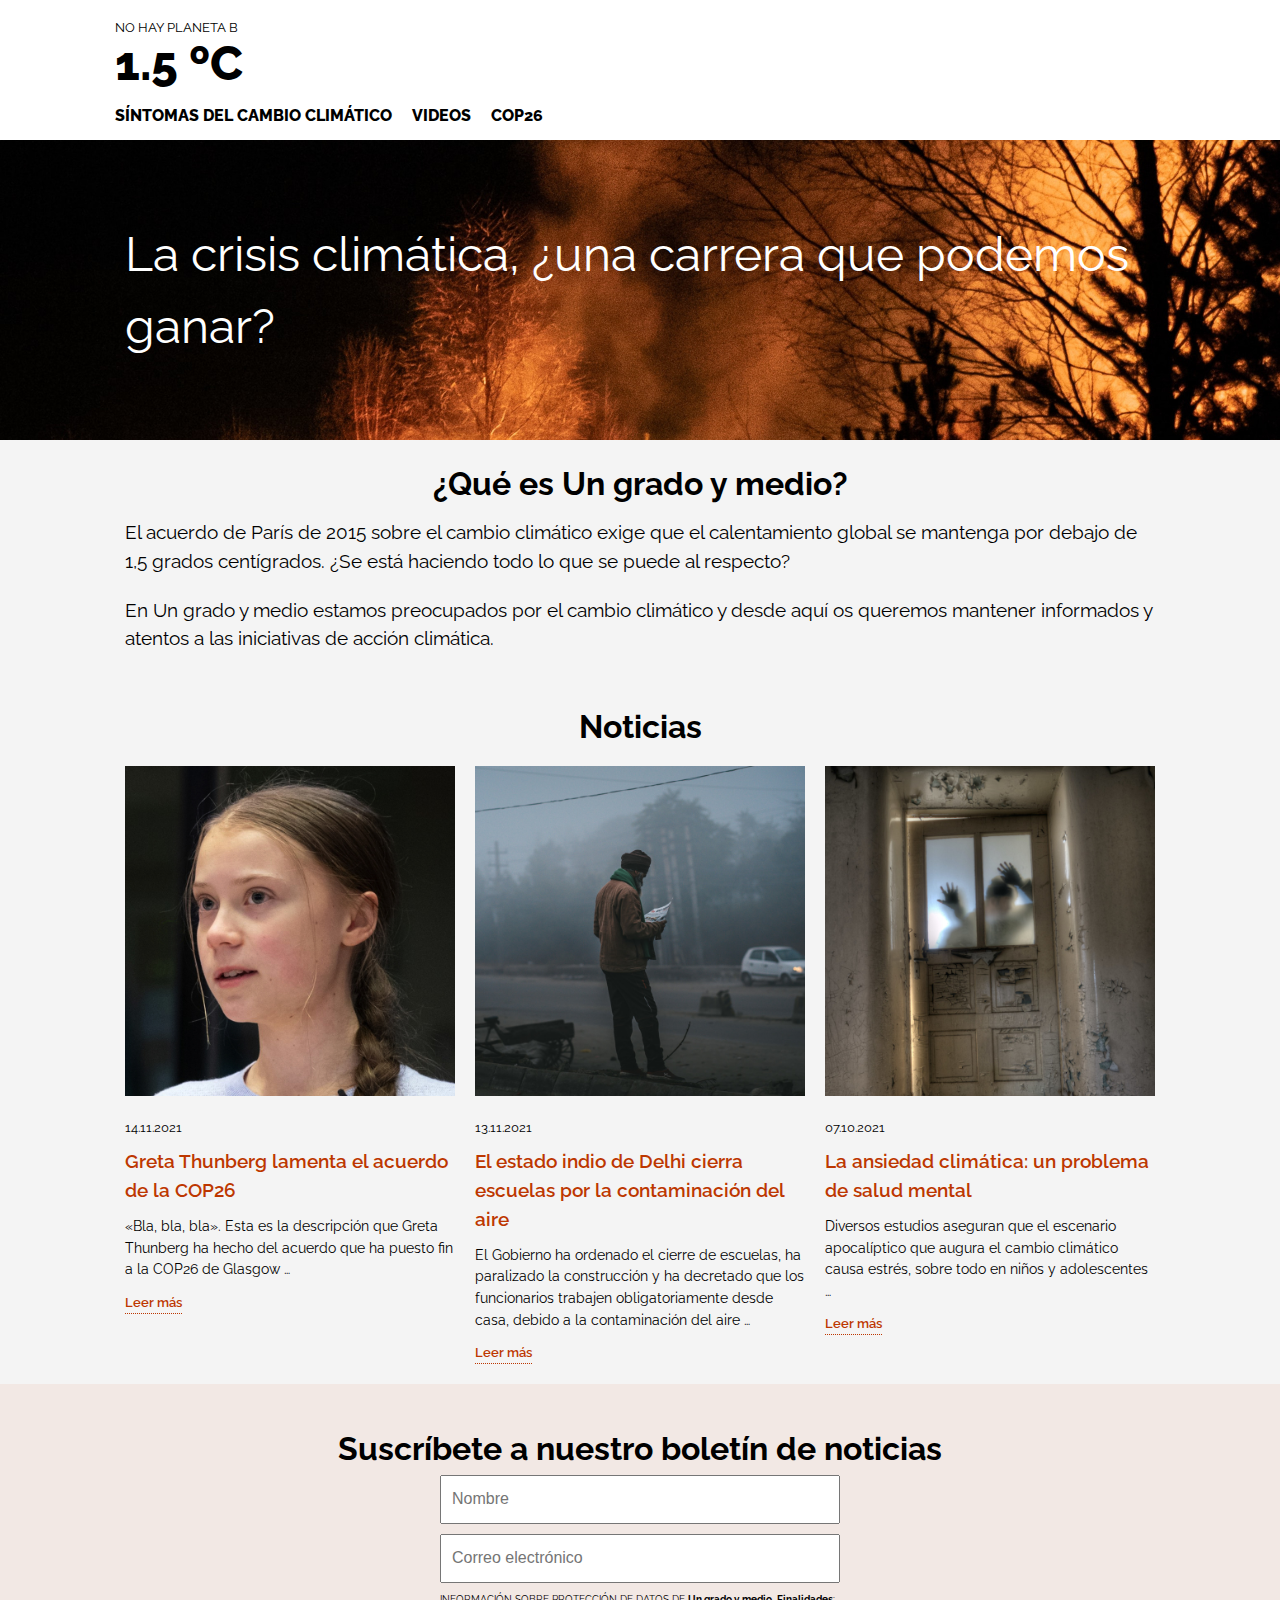
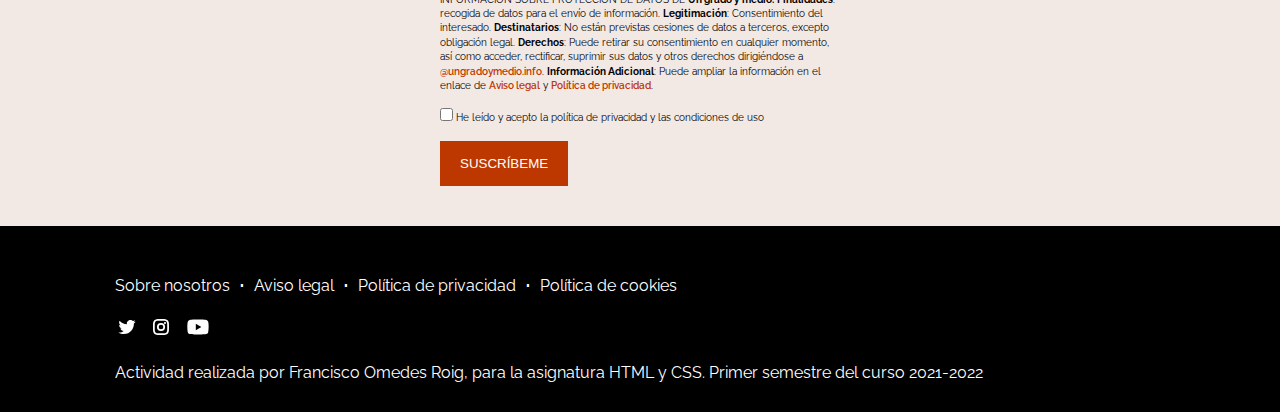
<file: index.html>
<!DOCTYPE html>
<html lang="es">

<head>
	<meta charset="utf-8">
	<title>Un grado y medio - Homepage</title>
	<meta name="description" content="">
	<meta name="viewport" content="width=device-width, initial-scale=1, shrink-to-fit=no">
	<link rel="icon" href="favicon.ico">
	<link rel="stylesheet" href="css/styles.css">
</head>

<body class="page-home">
	<header>
		<nav class="container">
            <a class="link-header" href="index.html" title = "Volver al inicio">
                <p class="lema">No hay planeta B</p>
                <p class="cabecera">1.5 ºC </p>
            </a>
    
			<ul class="menu-links">
				<li><a href="sintomas.html">Síntomas del cambio climático</a></li>
				<li><a href="videos.html">Videos</a></li>
				<li><a href="cop26.html">COP26</a></li>
			</ul>
		</nav>
	</header>


	<main>
		<div class="intro-picture">
			<section class="container">
				<h1 class="title">La crisis climática, ¿una carrera que podemos ganar?</h1>
			</section>
        </div>
        <div class="container core">
            <section class="site-description">
                <h2>¿Qué es Un grado y medio?</h2>
                <p>El acuerdo de París de 2015 sobre el cambio climático exige que el calentamiento global se mantenga por debajo de 1,5 grados centígrados. ¿Se está haciendo todo lo que se puede al respecto?</p>
                <p>En Un grado y medio estamos preocupados por el cambio climático y desde aquí os queremos mantener informados y atentos a las iniciativas de acción climática.</p>
            </section>

            <section class= "noticiero">
                <h2>Noticias</h2>
                <div class = "noticias">
                    <div class="noticia">
                        <img class="img-noticia" src="img/n-greta-thunberg.jpg" alt="">
                        <p class="fecha">14.11.2021</p>
                        <p><a class="titular" href="">Greta Thunberg lamenta el acuerdo de la COP26</a></p> 
                        <p class = "cuerpo"><q>Bla, bla, bla</q>. Esta es la descripción que Greta Thunberg ha hecho del acuerdo que ha puesto fin a la COP26 de Glasgow …</p>
                        <p><a class="more" href="">Leer más</a></p> 
                    </div>
                    <div class="noticia">
                        <img class="img-noticia" src="img/n-delhi.jpg" alt="">
                        <p class="fecha">13.11.2021</p>
                        <p><a class="titular" href="">El estado indio de Delhi cierra escuelas por la contaminación del aire</a></p> 
                        <p class = "cuerpo">El Gobierno ha ordenado el cierre de escuelas, ha paralizado la construcción y ha decretado que los funcionarios trabajen obligatoriamente desde casa, debido a la contaminación del aire …</p>
                        <p><a class="more" href="">Leer más</a></p> 
                    </div>
                    <div class="noticia">
                        <img class="img-noticia" src="img/n-estres.jpg" alt="">
                        <p class="fecha">07.10.2021</p>
                        <p><a class="titular" href="">La ansiedad climática: un problema de salud mental</a></p>
                        <p class = "cuerpo">Diversos estudios aseguran que el escenario apocalíptico que augura el cambio climático causa estrés, sobre todo en niños y adolescentes …</p>
                        <p><a class="more" href="">Leer más</a></p>               
                    </div>
                </div>
            </section>
        </div>

		<div class="subscribe">
            <section class="container">
                <h2>Suscríbete a nuestro boletín de noticias</h2>
                <div class="centered-form">
                    <div class="formulario">
                        <form action="#" method="post">
                            <fieldset>
                                <legend>Datos personales</legend>
            
                                <div>
                                    <label for="nombre" class="hidden-label">Nombre</label>
                                    <input type="text" class="form-control" name="nombre" id="nombre" placeholder="Nombre" pattern="[a-zA-ZàáâäãåąčćęèéêëėįìíîïłńòóôöõøùúûüųūÿýżźñçčšžÀÁÂÄÃÅĄĆČĖĘÈÉÊËÌÍÎÏĮŁŃÒÓÔÖÕØÙÚÛÜŲŪŸÝŻŹÑßÇŒÆČŠŽ∂ð ,.'-]{2,64}" required>
                                </div>
            
                                <div>
                                    <label for="email" class="hidden-label">Correo electrónico</label>
                                    <input type="email" class="form-control" name="email" id="email" placeholder="Correo electrónico" required>
                                </div>
                            </fieldset>
                        </form>
                    </div>

                        <p>INFORMACIÓN SOBRE PROTECCIÓN DE DATOS DE <strong>Un grado y medio.</strong>
                        <strong>Finalidades</strong>: recogida de datos para el envío de información. 
                        <strong>Legitimación</strong>: Consentimiento del interesado.
                        <strong>Destinatarios</strong>: No están previstas cesiones de datos a terceros, excepto obligación legal.
                        <strong>Derechos</strong>: Puede retirar su consentimiento en cualquier momento, así como acceder, rectificar, suprimir sus datos y otros derechos dirigiéndose a <a href="">@ungradoymedio.info</a>.
                        <strong>Información Adicional</strong>: Puede ampliar la información en el enlace de <a href="">Aviso legal</a> y <a href="">Política de privacidad</a>.</p>

                    <div class="conditions"><input type="checkbox" required id="acepto" value="Acepto"> <label for="acepto">He leído y acepto la política de privacidad y las condiciones de uso</label>
                    </div>
                    <button type="submit" class="boton">Suscríbeme</button>
                </div>
            </section>
		</div>
	</main>

	<footer>
		<div class="container">
            <section>
                <ul class="legal-links">
                    <li class="first-link"><a href="">Sobre nosotros</a></li>
                    <li><a href="">Aviso legal</a></li>
                    <li><a href="">Política de privacidad</a></li>
                    <li><a href="">Política de cookies</a></li>
                </ul>
            </section>
            <section>
                <ul class="social-links">
                    <li><a href=""><img class="social" src="img/twitter.svg" alt="Icono Twitter"></a></li>
                    <li><a href=""><img class="social" src="img/instagram.svg" alt="Icono Instagram"></a></li>
                    <li><a href=""><img class="social" src="img/youtube.svg" alt="Icono Youtube"></a></li>
                </ul>
            </section>
            <section>
                <span>Actividad realizada por Francisco Omedes Roig, para la asignatura HTML y CSS. Primer semestre del curso 2021-2022</span>
            </section>
		</div>
	</footer>
</body>

</html>
</file>
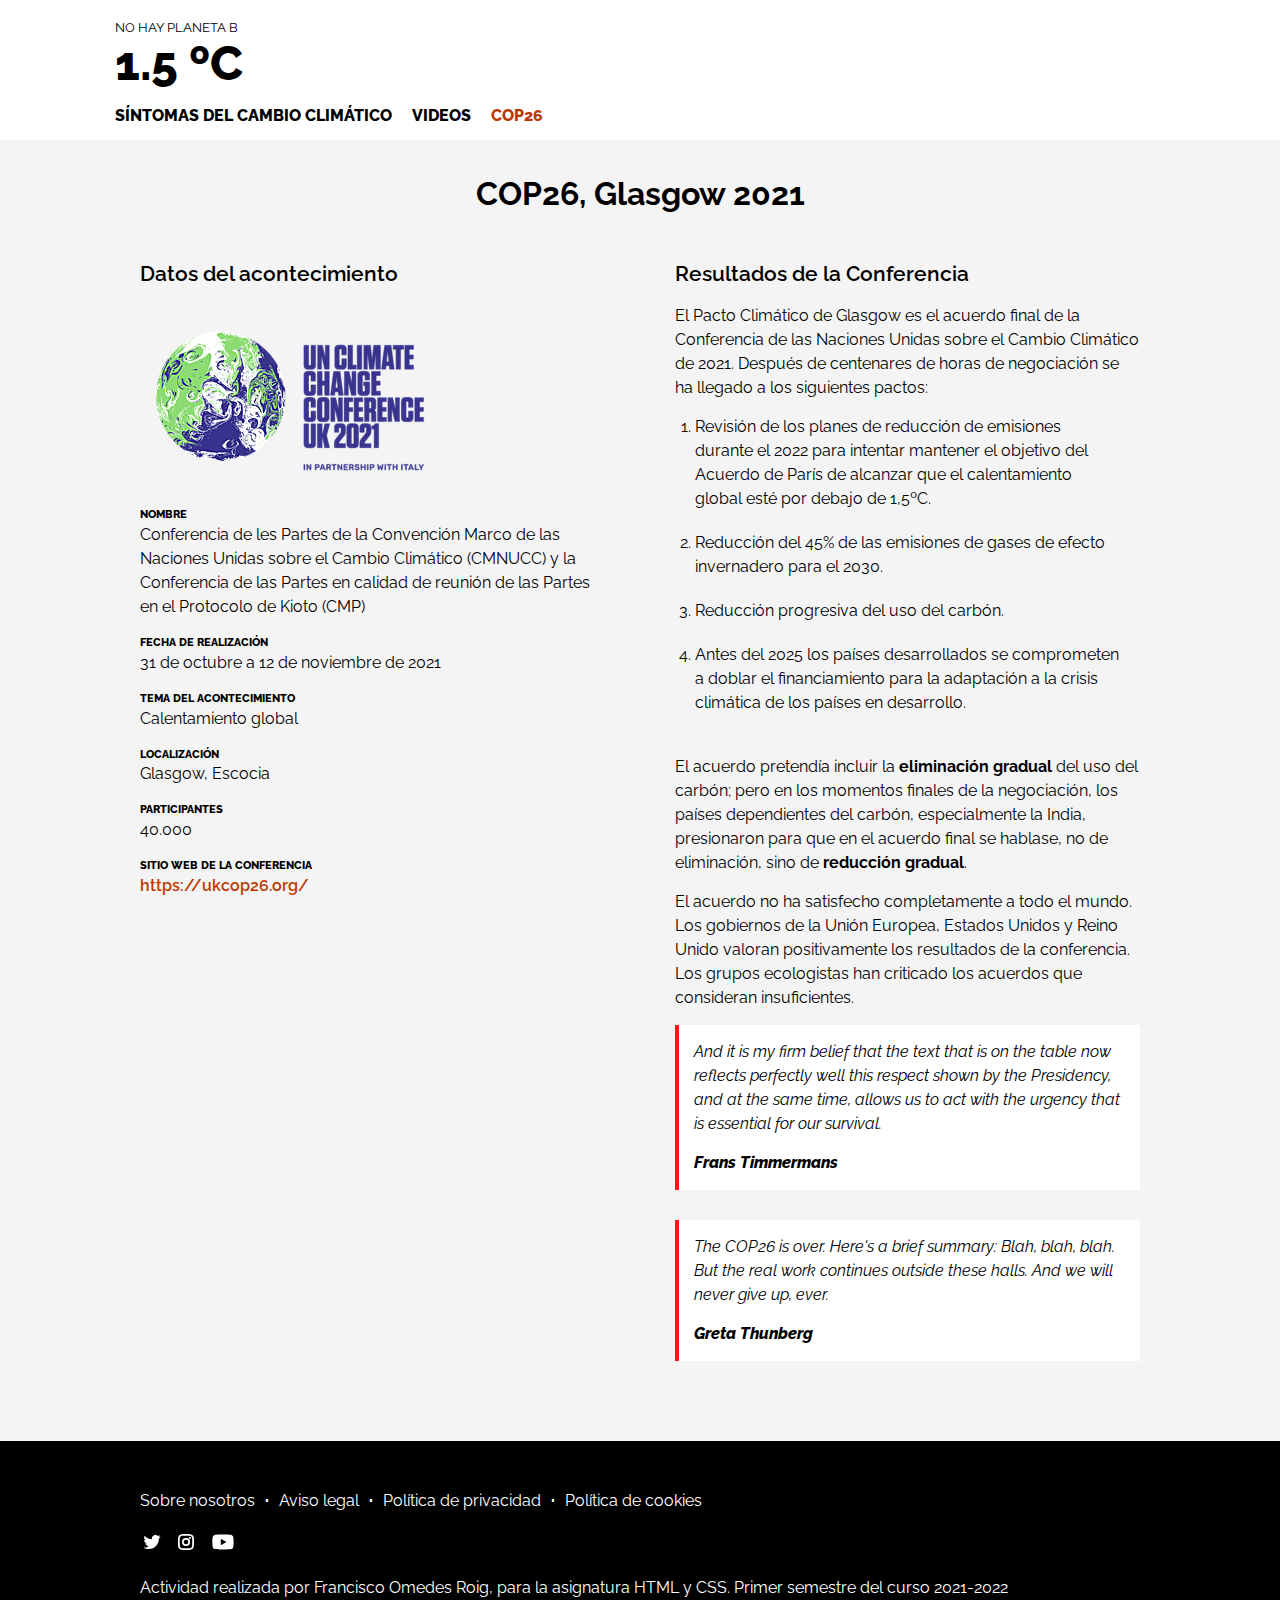
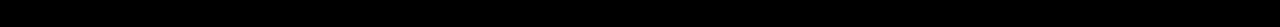
<file: cop26.html>
<!DOCTYPE html>
<html lang="es">

<head>
	<meta charset="utf-8">
	<title>Un grado y medio - COP26</title>
	<meta name="description" content="">
	<meta name="viewport" content="width=device-width, initial-scale=1, shrink-to-fit=no">
	<link rel="icon" href="favicon.ico">
	<link rel="stylesheet" href="css/styles.css">
</head>

<body class="page-cop26">
	<header>
		<nav class="container">
            <a class="link-header" href="index.html" title = "Volver al inicio">
                <p class="lema">No hay planeta B</p>
                <p class="cabecera">1.5 ºC </p>
            </a>
    
			<ul class="menu-links">
				<li><a href="sintomas.html">Síntomas del cambio climático</a></li>
				<li><a href="videos.html">Videos</a></li>
				<li class="active"><a href="cop26.html">COP26</a></li>
			</ul>
		</nav>
	</header>

    <main>
        <div class="container">
            <section class="titulo">
                <h1>COP26, Glasgow 2021</h1>
            </section>

            <section class="datos">
                <h2>Datos del acontecimiento</h2>
                <img src="img/COP26_Logo.png" alt="">

                <h3>Nombre</h3>
                <p>Conferencia de les Partes de la Convención Marco de las Naciones Unidas sobre el Cambio Climático (CMNUCC) y la Conferencia de las Partes en calidad de reunión de las Partes en el Protocolo de Kioto (CMP)</p>
                
                <h3>Fecha de realización</h3>
                <p>31 de octubre a 12 de noviembre de 2021</p>
                
                <h3>Tema del acontecimiento</h3>
                <p>Calentamiento global</p>
                
                <h3>Localización</h3>
                <p>Glasgow, Escocia</p>
                
                <h3>Participantes</h3>
                <p>40.000</p>
                
                <h3>sitio web de la conferencia</h3>
                <p><a href="https://ukcop26.org/">https://ukcop26.org/</a></p>
            </section>

            <section class="resultados">
                <h2>Resultados de la Conferencia</h2>
                <p>El Pacto Climático de Glasgow es el acuerdo final de la Conferencia de las Naciones Unidas sobre el Cambio Climático de 2021. Después de centenares de horas de negociación se ha llegado a los siguientes pactos:</p>
                <ol>
                    <li>Revisión de los planes de reducción de emisiones durante el 2022 para intentar mantener el objetivo del Acuerdo de París de alcanzar que el calentamiento global esté por debajo de 1,5ºC.</li>
                    <li>Reducción del 45% de las emisiones de gases de efecto invernadero para el 2030.</li>
                    <li>Reducción progresiva del uso del carbón.</li>
                    <li>Antes del 2025 los países desarrollados se comprometen a doblar el financiamiento para la adaptación a la crisis climática de los países en desarrollo.</li>
                </ol>
                <p>El acuerdo pretendía incluir la <strong>eliminación gradual</strong> del uso del carbón; pero en los momentos finales de la negociación, los países dependientes del carbón, especialmente la India, presionaron para que en el acuerdo final se hablase, no de eliminación, sino de <strong>reducción gradual</strong>.</p>
                <p>El acuerdo no ha satisfecho completamente a todo el mundo. Los gobiernos de la Unión Europea, Estados Unidos y Reino Unido valoran positivamente los resultados de la conferencia. Los grupos ecologistas han criticado los acuerdos que consideran insuficientes.</p>

                <blockquote>
                    <p lang="en-GB">And it is my firm belief that the text that is on the table now reflects perfectly well this respect shown by the Presidency, and at the same time, allows us to act with the urgency that is essential for our survival.</p>
                    <cite>Frans Timmermans</cite>
                </blockquote>            
                <blockquote>
                    <p lang="en-GB">The COP26 is over. Here's a brief summary: Blah, blah, blah. But the real work continues outside these halls. And we will never give up, ever.</p>
                    <cite>Greta Thunberg</cite>
                </blockquote>               
            </section>
        </div>
    </main>

	<footer>
		<div class="container">
            <section>
                <ul class="legal-links">
                    <li class="first-link"><a href="">Sobre nosotros</a></li>
                    <li><a href="">Aviso legal</a></li>
                    <li><a href="">Política de privacidad</a></li>
                    <li><a href="">Política de cookies</a></li>
                </ul>
            </section>
            <section>
                <ul class="social-links">
                    <li><a href=""><img class="social" src="img/twitter.svg" alt="Icono Twitter"></a></li>
                    <li><a href=""><img class="social" src="img/instagram.svg" alt="Icono Instagram"></a></li>
                    <li><a href=""><img class="social" src="img/youtube.svg" alt="Icono Youtube"></a></li>
                </ul>
            </section>
            <section>
                <span>Actividad realizada por Francisco Omedes Roig, para la asignatura HTML y CSS. Primer semestre del curso 2021-2022</span>
            </section>
		</div>
	</footer>
</body>

</html>
</file>
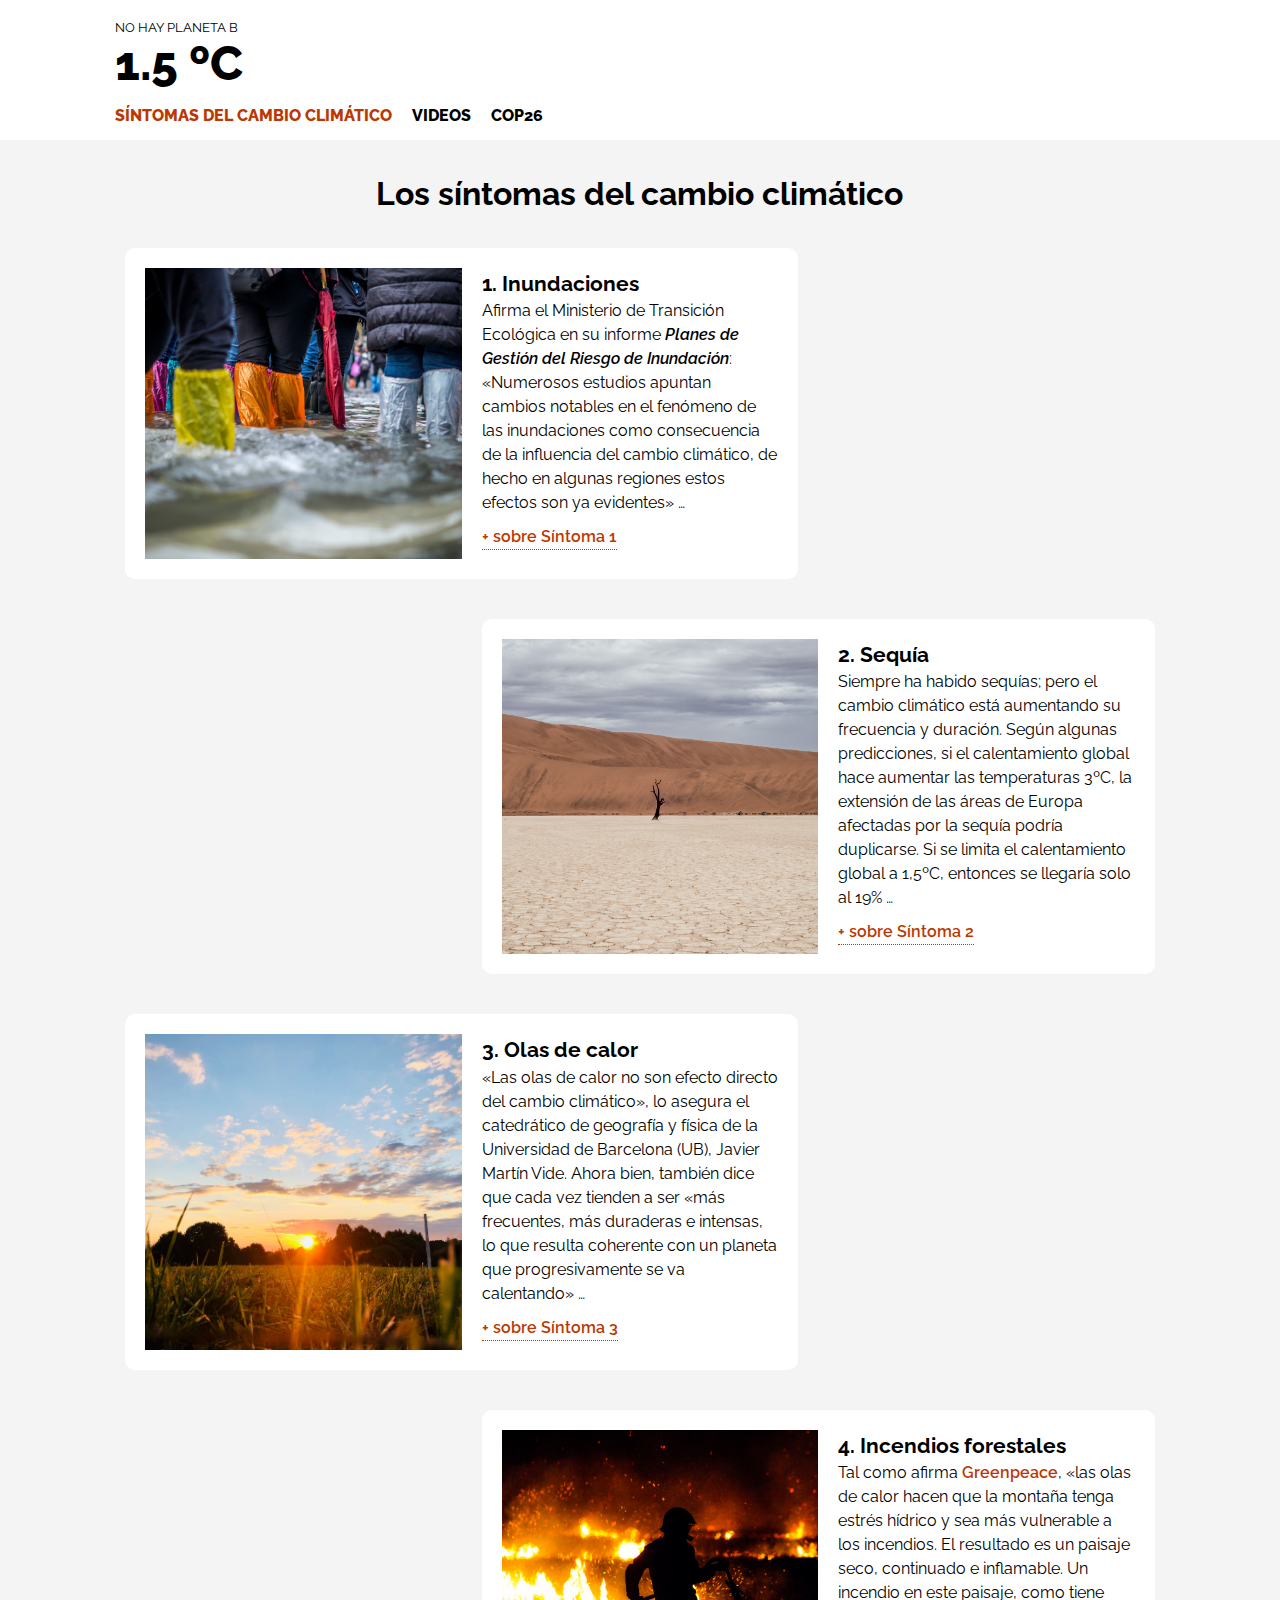
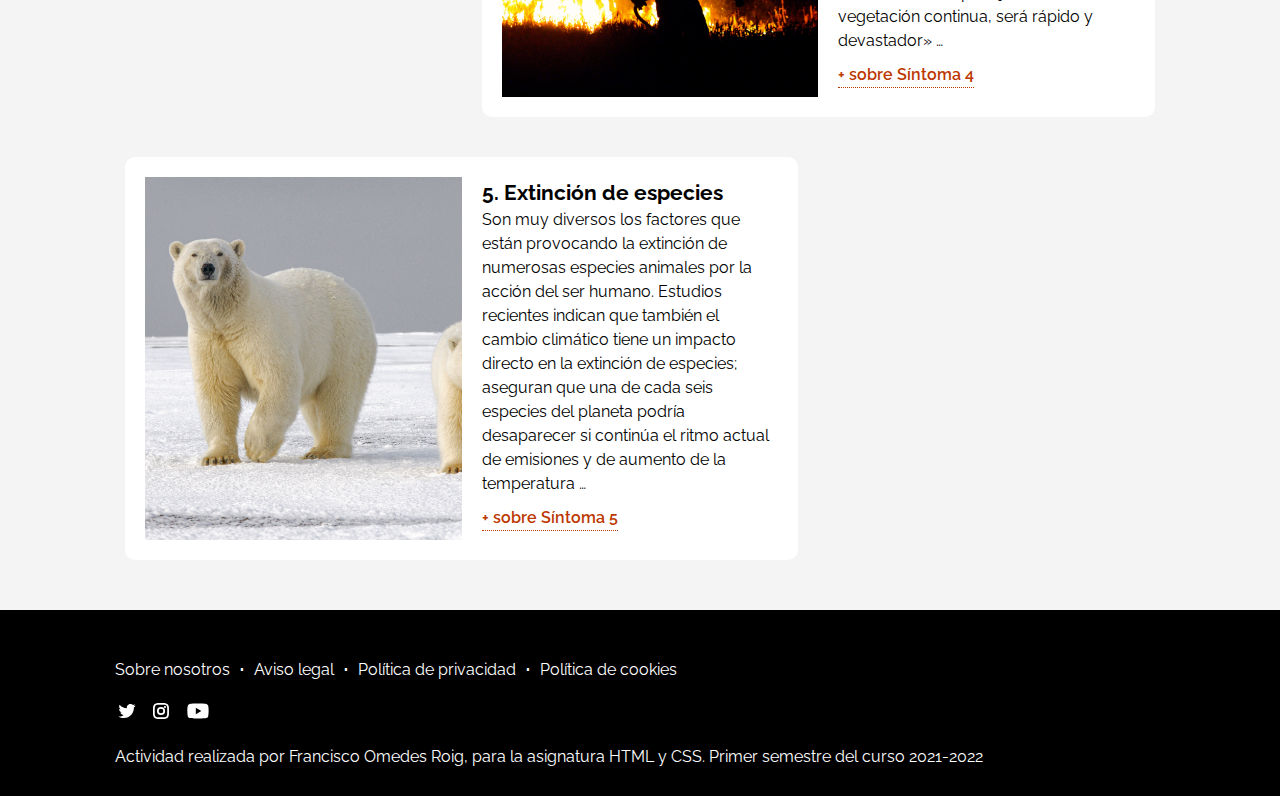
<file: sintomas.html>
<!DOCTYPE html>
<html lang="es">

<head>
	<meta charset="utf-8">
	<title>Un grado y medio - Síntomas</title>
	<meta name="description" content="">
	<meta name="viewport" content="width=device-width, initial-scale=1, shrink-to-fit=no">
	<link rel="icon" href="favicon.ico">
	<link rel="stylesheet" href="css/styles.css">
</head>

<body class="page-sintoma">
	<header>
		<nav class="container">
            <a class="link-header" href="index.html" title = "Volver al inicio">
                <p class="lema">No hay planeta B</p>
                <p class="cabecera">1.5 ºC </p>
            </a>
    
			<ul class="menu-links">
				<li class="active"><a href="sintomas.html">Síntomas del cambio climático</a></li>
				<li><a href="videos.html">Videos</a></li>
				<li><a href="cop26.html">COP26</a></li>
			</ul>
		</nav>
	</header>

    <main>
        <div class="container">
            <section class="titulo">
                <h1>Los síntomas del cambio climático</h1>
            </section>

            <section class = "primero">
                <div class="sintoma">
                    <div class = "img-sintoma">
                        <img src="img/symptom-01.jpg" alt="">
                    </div>
                    <div class = "cuerpo-sintoma">
                        <h2>1. Inundaciones</h2>
                        <p>Afirma el Ministerio de Transición Ecológica en su informe <span class="obra">Planes de Gestión del Riesgo de Inundación</span>: <q>Numerosos estudios apuntan cambios notables en el fenómeno de las inundaciones como consecuencia de la influencia del cambio climático, de hecho en algunas regiones estos efectos son ya evidentes</q> …</p>
                        <p><a class="more" href="">+ sobre Síntoma 1</a></p>
                    </div>
                </div>
            </section>
                
            <section class = "segundo">
                <div class="sintoma">
                    <div class = "img-sintoma">
                        <img src="img/symptom-02.jpg" alt="">
                    </div>
                    <div class = "cuerpo-sintoma">
                        <h2>2. Sequía</h2>
                        <p>Siempre ha habido sequías; pero el cambio climático está aumentando su frecuencia y duración. Según algunas predicciones, si el calentamiento global hace aumentar las temperaturas 3ºC, la extensión de las áreas de Europa afectadas por la sequía podría duplicarse. Si se limita el calentamiento global a 1,5ºC, entonces se llegaría solo al 19% …</p>
                        <p><a class="more" href="">+ sobre Síntoma 2</a></p>
                    </div>
                </div>
            </section>

            <section class = "tercero">
                <div class="sintoma">
                    <div class = "img-sintoma">
                        <img src="img/symptom-03.jpg" alt="">
                    </div>
                    <div class = "cuerpo-sintoma">
                        <h2>3. Olas de calor</h2>
                        <p><q>Las olas de calor no son efecto directo del cambio climático</q>, lo asegura el catedrático de geografía y física de la Universidad de Barcelona (UB), Javier Martín Vide. Ahora bien, también dice que cada vez tienden a ser <q>más frecuentes, más duraderas e intensas, lo que resulta coherente con un planeta que progresivamente se va calentando</q> …</p>
                        <p><a class="more" href="">+ sobre Síntoma 3</a></p>
                    </div>
                </div>
            </section>

            <section class = "cuarto">
                <div class="sintoma">
                    <div class = "img-sintoma">
                        <img src="img/symptom-04.jpg" alt="">
                    </div>
                    <div class = "cuerpo-sintoma">
                        <h2>4. Incendios forestales</h2>
                        <p>Tal como afirma <a href="https://es.greenpeace.org/" target="_blank">Greenpeace</a>, <q>las olas de calor hacen que la montaña tenga estrés hídrico y sea más vulnerable a los incendios. El resultado es un paisaje seco, continuado e inflamable. Un incendio en este paisaje, como tiene vegetación continua, será rápido y devastador</q> …</p>
                        <p><a class="more" href="">+ sobre Síntoma 4</a></p>
                    </div>
                </div>
            </section>

            <section class = "quinto">
                <div class="sintoma">
                    <div class = "img-sintoma">
                        <img src="img/symptom-05.jpg" alt="">
                    </div>
                    <div class = "cuerpo-sintoma">
                        <h2>5. Extinción de especies</h2>
                        <p>Son muy diversos los factores que están provocando la extinción de numerosas especies animales por la acción del ser humano. Estudios recientes indican que también el cambio climático tiene un impacto directo en la extinción de especies; aseguran que una de cada seis especies del planeta podría desaparecer si continúa el ritmo actual de emisiones y de aumento de la temperatura …</p>
                        <p><a class="more" href="">+ sobre Síntoma 5</a></p>
                    </div>
                </div>
            </section>
        </div>
    </main>

	<footer>
		<div class="container">
            <section>
                <ul class="legal-links">
                    <li class="first-link"><a href="">Sobre nosotros</a></li>
                    <li><a href="">Aviso legal</a></li>
                    <li><a href="">Política de privacidad</a></li>
                    <li><a href="">Política de cookies</a></li>
                </ul>
            </section>
            <section>
                <ul class="social-links">
                    <li><a href=""><img class="social" src="img/twitter.svg" alt="Icono Twitter"></a></li>
                    <li><a href=""><img class="social" src="img/instagram.svg" alt="Icono Instagram"></a></li>
                    <li><a href=""><img class="social" src="img/youtube.svg" alt="Icono Youtube"></a></li>
                </ul>
            </section>
            <section>
                <span>Actividad realizada por Francisco Omedes Roig, para la asignatura HTML y CSS. Primer semestre del curso 2021-2022</span>
            </section>
		</div>
	</footer>
</body>

</html>
</file>
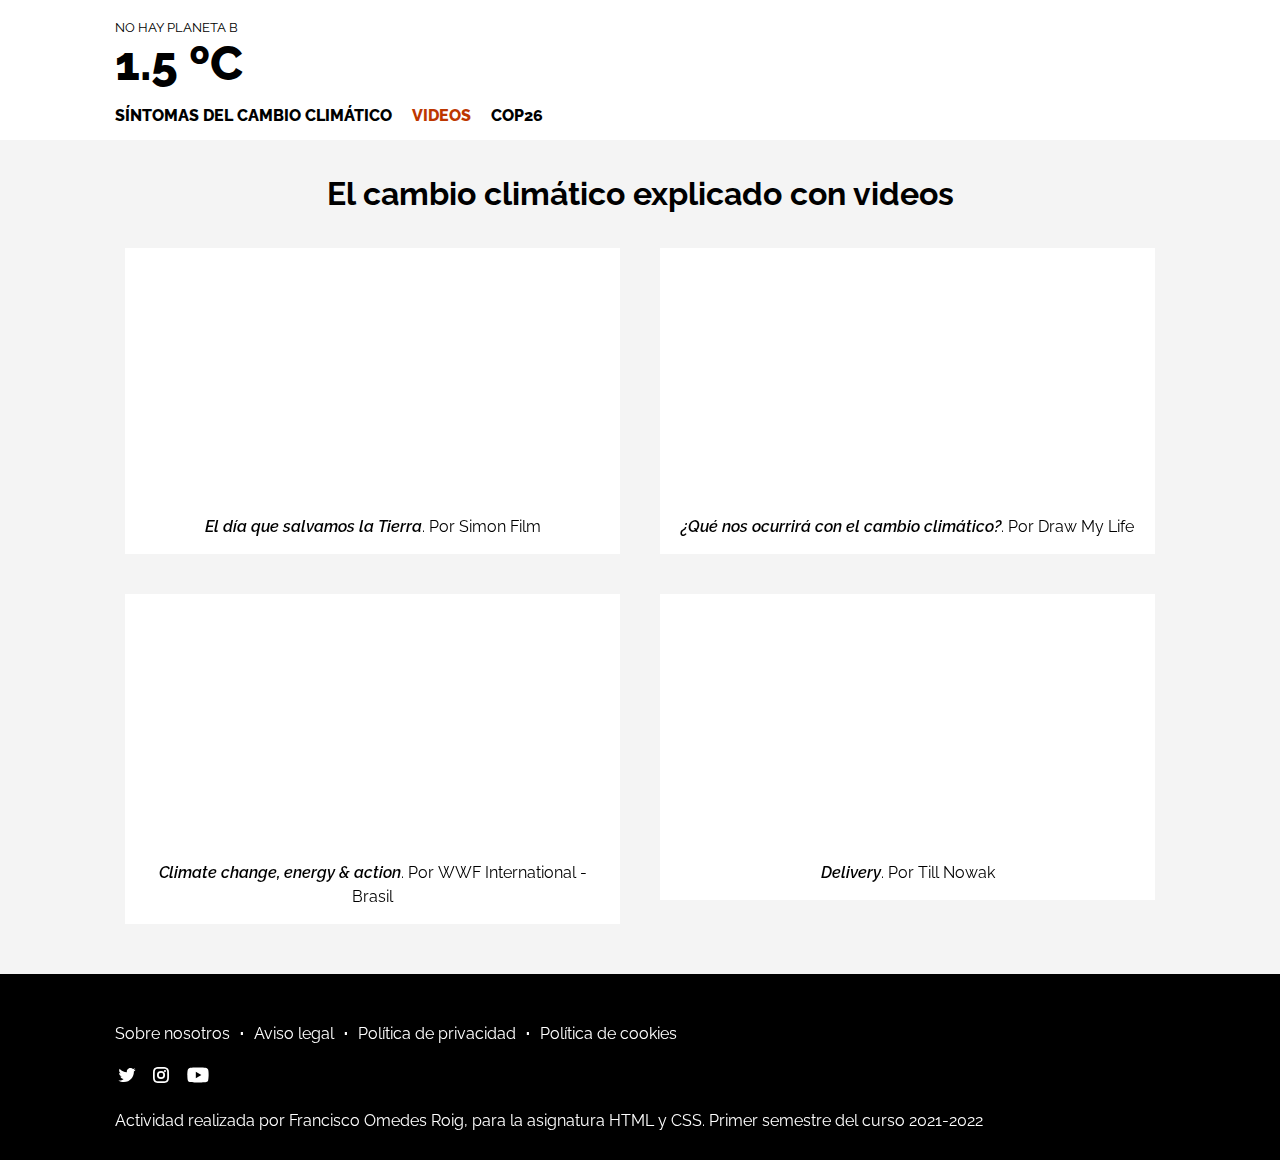
<file: videos.html>
<!DOCTYPE html>
<html lang="es">

<head>
	<meta charset="utf-8">
	<title>Un grado y medio - Vídeos</title>
	<meta name="description" content="">
	<meta name="viewport" content="width=device-width, initial-scale=1, shrink-to-fit=no">
	<link rel="icon" href="favicon.ico">
	<link rel="stylesheet" href="css/styles.css">
</head>

<body class="page-videos">
	<header>
		<nav class="container">
            <a class="link-header" href="index.html" title = "Volver al inicio">
                <p class="lema">No hay planeta B</p>
                <p class="cabecera">1.5 ºC </p>
            </a>
    
			<ul class="menu-links">
				<li><a href="sintomas.html">Síntomas del cambio climático</a></li>
				<li class="active"><a href="videos.html">Videos</a></li>
				<li><a href="cop26.html">COP26</a></li>
			</ul>
		</nav>
	</header>

    <main>
        <div class="container">
            <section class="titulo">
                <h1>El cambio climático explicado con videos</h1>
            </section>

            <section class = "primero">
                <figure class="video-fluid">
                    <div>
                        <iframe class="video-fluid-item" src="https://www.youtube.com/embed/d_UCBNdPvCw" title="YouTube video player" allow="accelerometer; autoplay; clipboard-write; encrypted-media; gyroscope; picture-in-picture" allowfullscreen></iframe>
                    </div>
                    <figcaption><span class="obra">El día que salvamos la Tierra</span>. Por Simon Film</figcaption>
                </figure>  
            </section>
            
            <section class = "segundo">
                <figure class="video-fluid">
                    <div>
                        <iframe class="video-fluid-item" src="https://www.youtube.com/embed/L9bgqLQ7OZc" title="YouTube video player" allow="accelerometer; autoplay; clipboard-write; encrypted-media; gyroscope; picture-in-picture" allowfullscreen></iframe>
                    </div>
                    <figcaption><span class="obra">¿Qué nos ocurrirá con el cambio climático?</span>. Por <span lang="en-GB">Draw My Life</span></figcaption>
                </figure>   
            </section>
            
            <section class = "tercero">
                <figure class="video-fluid">
                    <div>
                        <iframe class="video-fluid-item" src="https://www.youtube.com/embed/_s9dxc_jVlY" title="YouTube video player" allow="accelerometer; autoplay; clipboard-write; encrypted-media; gyroscope; picture-in-picture" allowfullscreen></iframe>
                    </div>
                    <figcaption><span class="obra" lang="en-GB">Climate change, energy & action</span>. Por <span lang="en-GB">WWF International - Brasil</span></figcaption>
                </figure>   
            </section>
            
            <section class = "cuarto">
                <figure class="video-fluid">
                    <div>
                        <iframe class="video-fluid-item" src="https://www.youtube.com/embed/2NZ62wQ_B6U" title="YouTube video player"  allow="accelerometer; autoplay; clipboard-write; encrypted-media; gyroscope; picture-in-picture" allowfullscreen></iframe>
                    </div>
                    <figcaption><span class="obra" lang="en-GB">Delivery</span>. Por Till Nowak</figcaption>
                </figure> 
            </section> 
        </div>  

    </main>

	<footer>
		<div class="container">
            <section>
                <ul class="legal-links">
                    <li class="first-link"><a href="">Sobre nosotros</a></li>
                    <li><a href="">Aviso legal</a></li>
                    <li><a href="">Política de privacidad</a></li>
                    <li><a href="">Política de cookies</a></li>
                </ul>
            </section>
            <section>
                <ul class="social-links">
                    <li><a href=""><img class="social" src="img/twitter.svg" alt="Icono Twitter"></a></li>
                    <li><a href=""><img class="social" src="img/instagram.svg" alt="Icono Instagram"></a></li>
                    <li><a href=""><img class="social" src="img/youtube.svg" alt="Icono Youtube"></a></li>
                </ul>
            </section>
            <section>
                <span>Actividad realizada por Francisco Omedes Roig, para la asignatura HTML y CSS. Primer semestre del curso 2021-2022</span>
            </section>
		</div>
	</footer>
</body>

</html>
</file>
<file: css/styles.css>
@import url('https://fonts.googleapis.com/css2?family=Raleway:ital,wght@0,400;0,600;0,800;1,400&display=swap');

:root {
    --text-primary: rgb(0, 0, 0);
    --text-secondary: rgb(255, 255, 255);
    --contrast-color: rgb(189, 55, 0);
    --main-background: rgb(244, 244, 244);
    --dark-background: rgb(0, 0, 0);
    --white-background: rgb(255, 255, 255);
    --subscribe-background: rgb(242 232 228);
}

/*Eliminamos margins y paddings*/
*,
*::before,
*::after {
    margin: 0;
    padding: 0;
    box-sizing: border-box; 
}

html{
    font-family: 'Raleway', sans-serif;
}

header{
    text-transform: uppercase;
}

/* dispositivos pequeños y móviles */
@media (max-width: 767px) { 
    .container {
      max-width: 730px;
    }

    header,
    footer{
        text-align: center;
    }

    .page-home main .intro-picture .container {
        display: flex;
        align-items: center;
        height: 100%;
    }

    .page-home main .intro-picture .title {
        text-align: left;
        vertical-align: middle;
        font-weight: 400;
        font-size: 2rem;
        padding-right: 25px;
        padding-left: 10px;
    }
    
    h1{
        text-align: center;
    }
    
    h2{
        text-align: center;
        padding: 10px 0;
    }
    
    .page-sintoma .sintoma{
        background-color: var(--white-background);
        padding: 30px 20px 5px 20px;
        border-radius: 10px;
    }
}

/* dispositivos grandes */
@media (min-width: 768px) {
    .container {
        max-width: 700px;
      }

    
    @media (min-width: 992px) {
        .container {
          max-width: 900px;
        }
    }

    @media (min-width: 1200px) {
        .container {
          max-width: 1050px;
        }
    }

    @media (min-width: 1400px) {
        .container {
          max-width: 1200px;
        }
    }

    h1{
        text-align: center;
    }
    
    h2{
        text-align: center;
        padding: 10px 0;
        font-size: 2rem;
    }
    
    
/* Formato navegador */
    nav ul{
        display: inline-flex;
    }

    nav ul li{
        padding-right: 20px;
    }

/* Formato pie de página */
    footer ul{
        display: inline-flex;
    }

    footer ul li{
        padding-right: 10px;
    }

    footer ul.legal-links li :before{
        content: "\0B7";
        padding-right: 10px;
        font-weight: 800;
    }

    footer ul.legal-links li.first-link :before{
        content: "";
        padding-right: 0;
    }

    .container{
        margin: 0 auto;
    }

/* Página principal para dispositivos grandes */
    .page-home main .intro-picture .container {
        display: flex;
        align-items: center;
        height: 100%;
    }

    .page-home main .intro-picture .title {
        text-align: left;
        font-weight: 400;
        font-size: 3rem;
    }

    .page-home .subscribe .centered-form{
        margin: 0px 20%;
        max-width: 400px;
        margin: auto;
    }
    
    .page-home .noticias{
        display: grid;
        grid-template-columns: 1fr 1fr 1fr;
        gap: 20px;
    }

/* Página síntomas para dispositivos grandes */
    .page-sintoma main .container{
        display: grid;
        grid-template-columns: 1fr 1fr 1fr;
        gap: 20px;
    }

    .page-sintoma main .container .titulo{
        grid-column: 1/4;
        grid-row: 1;
    }

    .page-sintoma main .container .primero{
        grid-column: 1/3;
        grid-row: 2;
    }

    .page-sintoma main .container .segundo{
        grid-column: 2/4;
        grid-row: 3;
    }

    .page-sintoma main .container .tercero{
        grid-column: 1/3;
        grid-row: 4;
    }

    .page-sintoma main .container .cuarto{
        grid-column: 2/4;
        grid-row: 5;
    }

    .page-sintoma main .container .quinto{
        grid-column: 1/3;
        grid-row: 6;
    }

    .page-sintoma .sintoma{
        display: grid;
        grid-template-columns: 1fr 1fr;
        padding: 20px;
        background-color: var(--white-background);
        border-radius: 10px;
    }

    .page-sintoma .sintoma .img-sintoma{
        grid-column: 1;
    }

    .page-sintoma .sintoma .cuerpo-sintoma{
        grid-column: 2;
    }

    .page-sintoma .sintoma h2{
        padding: 0;
    }
    .page-sintoma .sintoma .cuerpo-sintoma{
        padding-left: 20px;
    }


/* Página vídeos dispositivos grandes*/
    .page-videos main .container,
    .page-cop26 main .container{
        display: grid;
        grid-template-columns: 1fr 1fr;
        gap: 20px;
    }

    .page-videos main .container .titulo,
    .page-cop26 main .container .titulo{
        grid-column: 1/3;
        grid-row: 1;
    }

    .page-videos main .container .primero,
    .page-cop26 main .container .datos{
        grid-column: 1;
        grid-row: 2;
    }

    .page-videos main .container .segundo
    .page-cop26 main .container .resultados{
        grid-column: 2;
        grid-row: 2;
    }

    .page-videos main .container .tercero{
        grid-column: 1;
        grid-row: 3;
    }

    .page-videos main .container .cuarto{
        grid-column: 2;
        grid-row: 3;
    }
}
/* /////////////// fin de reglas mediante @media //////////// */


/* Reglas generales para todo el documento */
/*Formato del footer*/
footer{
    background: var(--dark-background);
    color: var(--text-secondary);
    padding: 30px 50px;
}

footer a{
    color: var(--text-secondary);
}

footer .legal-links a:hover{
    color: var(--contrast-color);
}

footer .social-links a:hover{
    opacity: 0.7;
}

footer section{
    padding-top: 20px;
}

footer .social-links{
    display: inline-flex;
}

ol {
    display: list-item;
    padding: 20px;
}

ul li{
    list-style-type: none;;
}

a {
    color: var(--text-primary);
    text-decoration: none;
    background-color: transparent; 
  }
  
a:hover {
    color: rgba(0,0,0,0.5);
}

nav{
    padding-top: 20px;
}
nav ul{
    padding-top: 15px;
    padding-bottom: 15px;
    font-weight: 800;
}

header .menu-links li.active a{
    color: var(--contrast-color);
}  

header .menu-links li.active a:hover{
    color: rgba(0,0,0,0.5);
}  

.lema{
    font-size: 0.8rem;
}

.cabecera{
    font-size: 3rem;
    font-weight: 800;
}



/*Formato general del main */
main{
    background-color: var(--main-background);
}

main .container{
padding-top: 20px;
padding-bottom: 40px;
}

main .titulo{
    padding-top: 20;
    padding-bottom: 0;
}

main section{
    padding: 10px 10px;
    line-height: 1.5;
}

q{
    quotes: "\00AB" '\00BB';
}

span.obra{
    font-weight: 600;
    font-style: italic;
}

/* formato para links en la sección de noticias */
p a{
    color: var(--contrast-color);
    font-weight: 600;
}

p a:hover{
    color: var(--text-primary);
}

p a.more{
    border-bottom: 1px dotted;
    padding-bottom: 3px;
} 

.page-home main .container{
    padding-bottom: 0;
    padding-top: 0;
}

.page-home main .intro-picture {
    background: url(../img/bg-hero-home.jpg) no-repeat center;
    background-size: cover;
    height: 300px;
    line-height: 280px;
    color: white;
}

/*Formato sección noticiero*/
.page-home main .container .site-description{
    font-size: 1.2rem;
}

.page-home main .container .site-description p{
    padding-bottom: 20px;
}

.noticia > img{
    max-width: 100%; 
    margin: 5px auto;
}

.noticia > p{
    margin: 10px 0;
}


.noticia .fecha,
.noticia .more{
    font-size: 0.8rem;
}

.noticia .titular{
    font-size: 1.2rem;
}

.noticia .cuerpo{
    font-size: 0.9rem;
}

/* formatos de textos en la sección suscríbete */

.page-home .subscribe{
    background-color: var(--subscribe-background);
    padding: 40px 30px;
}

.page-home .subscribe p,
.conditions{
    font-size: 0.6rem;
    margin-bottom: 15px;
}

.page-home .subscribe h2{
    line-height: 0.95;
}

.page-home .subscribe button{
    color: var(--text-secondary);
    background-color: var(--contrast-color);
    padding: 15px 20px;
    text-transform: uppercase;
    border: none;
    max-width: 200px;
}

.page-home .subscribe button:hover{
    background-color: var(--dark-background);
    color: var(--text-secondary);
}

.subscribe p a{
    color: var(--contrast-color);
}

.subscribe p a:hover{
    color: var(--dark-background);
}

/* Formato de campos seccion suscríbete*/

.subscribe form{
    text-align: center;
}

.subscribe form fieldset{
    border: none;
    margin: auto;
}

.subscribe form fieldset legend{
    display: none;
}

.subscribe form fieldset .hidden-label{
    display: none;
}

.subscribe .form-control{
    display: inline-block;
    width: 400px;
    padding: 15px 10px;
    margin-bottom: 10px;
  }

fieldset ::placeholder{
    font-size: 1rem;
}



/* Formato página de síntomas*/


.page-sintoma .sintoma img{
    max-width: 100%;
    height: 100%; 
    object-fit: cover;
    padding: 15px auto;
}

.page-sintoma h2{
    text-align: left;
    font-size: 1.3rem;
    padding-bottom: 0;
}

.page-sintoma .sintoma p{
    padding-bottom: 10px;
}

/* Formato página de vídeos */

.page-videos iframe{
    width: 100%; 
    height: 250px;
    border: 0;

}

.page-videos .video-fluid{
    background-color: var(--white-background);
}

.page-videos .video-fluid figcaption{
    text-align: center;
    padding: 10px 20px 15px 20px;
}


/* Formato página cop26 */

.page-cop26 section{
    padding-left: 25px;
    padding-right: 25px;
}

.page-cop26 section p{
    padding-bottom: 15px;   
}

.page-cop26 h2{
    text-align: left;
    font-size: 1.3rem;
    font-weight: 600;
    padding-bottom: 15px;
}

.page-cop26 h3{
    text-align: left;
    text-transform: uppercase;
    font-weight: 800;
    font-size: 0.7rem;
    padding-bottom: 0;
}

.page-cop26 .resultados ol{
    padding-top: 0;
    list-style-type: none;
}

.page-cop26 .resultados ol li{
    padding-bottom: 20px;
    list-style-type: decimal;
}

.page-cop26 blockquote{
    margin-bottom: 30px;
    padding: 15px 15px;
    background-color: var(--white-background);
    border-left: 4px solid #ff1616;
}

.page-cop26 blockquote p{
    font-style: italic;
}

.page-cop26 blockquote cite{
    font-weight: 800;
}
</file>
